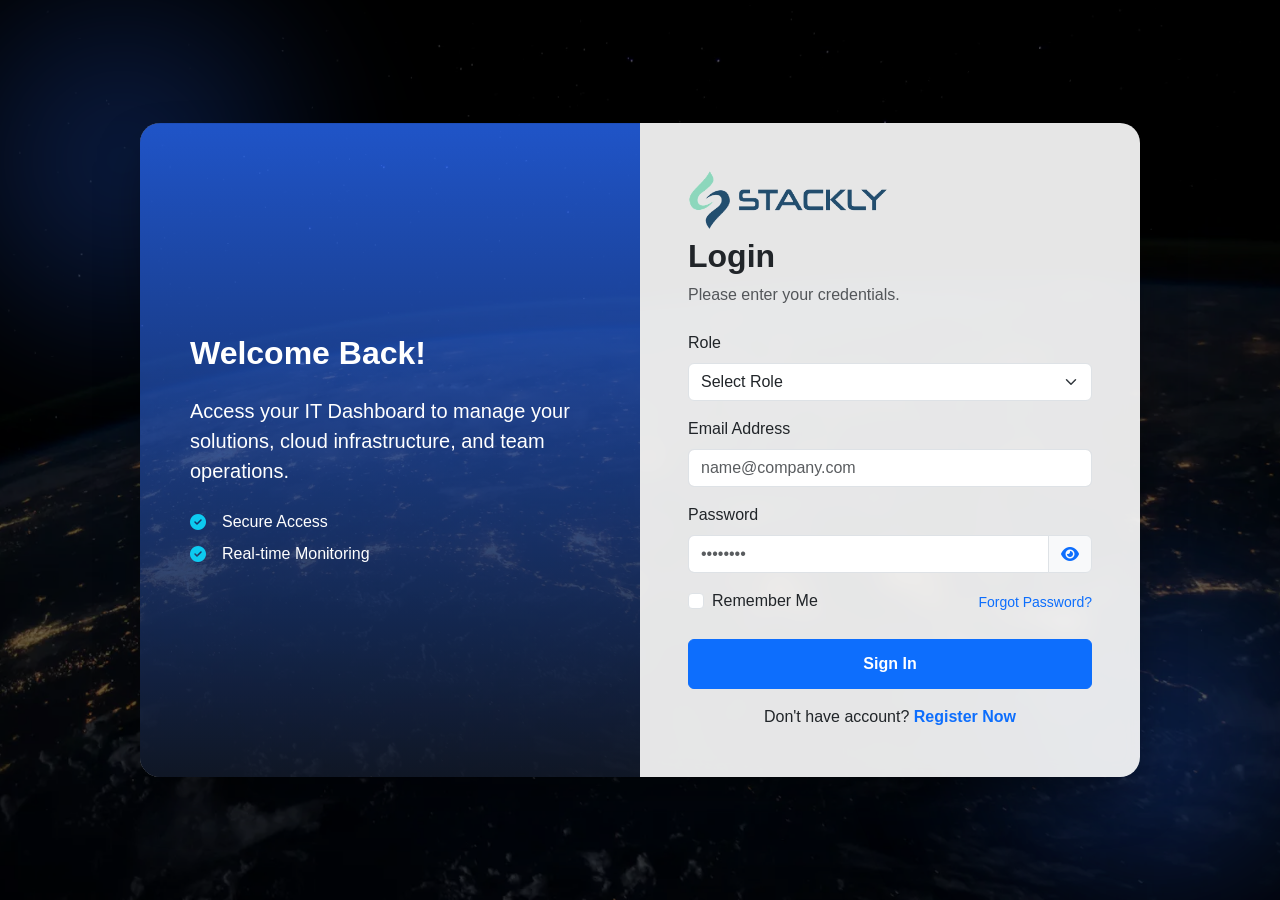
<file: index.html>
<!DOCTYPE html>
<html lang="en">
<head>
    <meta charset="UTF-8">
    <meta name="viewport" content="width=device-width, initial-scale=1.0">
    <title>Login</title>

    <link href="https://cdn.jsdelivr.net/npm/bootstrap@5.3.3/dist/css/bootstrap.min.css" rel="stylesheet">
    <link href="https://unpkg.com/aos@2.3.4/dist/aos.css" rel="stylesheet">
    <link rel="stylesheet" href="https://cdnjs.cloudflare.com/ajax/libs/font-awesome/6.5.1/css/all.min.css">
    <link rel="stylesheet" href="css/style.css">
</head>
<body>

<div class="auth-wrapper py-5 px-3">
    <!-- Background Animations -->
    <div class="auth-bg-animated"></div>
    <div class="bg-glow glow-1"></div>
    <div class="bg-glow glow-2"></div>

    <div class="auth-card border-0" data-aos="zoom-in" data-aos-duration="1000">
        <div class="row g-0">
            
            <!-- Left Side: Image & Content -->
            <div class="col-lg-6 d-none d-lg-flex auth-image-side">
                <div data-aos="fade-right" data-aos-delay="300">
                      <!-- <div  class=" mb-4">
                        <img src="assets/img/logo.webp" class="img-fluid" width="200" height="200" alt="Logo">
                    </div> -->

                    <h2 class="fw-bold mb-4">Welcome Back!</h2>
                    <p class="lead mb-4">Access your IT Dashboard to manage your solutions, cloud infrastructure, and team operations.</p>
                    <div class="d-flex align-items-center gap-3">
                        <i class="fa-solid fa-circle-check text-info"></i>
                        <span>Secure Access</span>
                    </div>
                    <div class="d-flex align-items-center gap-3 mt-2">
                        <i class="fa-solid fa-circle-check text-info"></i>
                        <span>Real-time Monitoring</span>
                    </div>
                </div>
            </div>

            <!-- Right Side: Form -->
            <div class="col-lg-6 p-lg-5 p-3">
                <!-- <a href="index.html" class="text-decoration-none small mb-3 d-inline-block text-muted">
                    <i class="fa-solid fa-arrow-left me-1"></i> Back to Home
                </a> -->

                <!-- Logo -->
               
                    <div  class=" mb-2">
                        <img src="assets/img/logo.webp" class="img-fluid" width="200" height="200" alt="Logo">
                    </div>
                  

                <h2 class="fw-bold mb-2">Login</h2>
                <p class="text-muted mb-4">Please enter your credentials.</p>

                <form id="loginForm">
                    <div class="mb-3">
                        <label class="form-label">Role</label>
                        <select id="loginRole" class="form-select" required>
                            <option value="">Select Role</option>
                            <option>Admin</option>
                            <option>Developer</option>
                            <option>Manager</option>
                        </select>
                    </div>

                    <div class="mb-3">
                        <label class="form-label">Email Address</label>
                        <input type="email" id="loginEmail" class="form-control" placeholder="name@company.com" required>
                    </div>

                    <div class="mb-3">
                        <label class="form-label">Password</label>
                        <div class="input-group">
                            <input type="password" id="loginPassword" class="form-control" placeholder="••••••••" required>
                            <span class="input-group-text toggle-password" id="togglePassword" style="cursor: pointer;">
                                <i class="fa-solid fa-eye text-primary"></i>
                            </span>
                        </div>
                    </div>

                    <div class="d-flex justify-content-between align-items-center mb-4">
                        <div class="form-check">
                            <input class="form-check-input" type="checkbox" id="rememberMe">
                            <label class="form-check-label" for="rememberMe">Remember Me</label>
                        </div>
                        <a href="404.html" class="text-primary text-decoration-none small">Forgot Password?</a>
                    </div>

                    <button class="btn btn-primary w-100 auth-btn mb-3">
                        Sign In
                    </button>
                </form>

                <p class="text-center mb-0">
                    Don't have account?
                    <a href="register.html" class="fw-bold text-decoration-none">Register Now</a>
                </p>
            </div>

        </div>
    </div>
</div>

<script src="https://unpkg.com/aos@2.3.4/dist/aos.js"></script>
<script>
    AOS.init();
</script>

<script src="js/auth.js"></script>

</body>
</html>
</file>
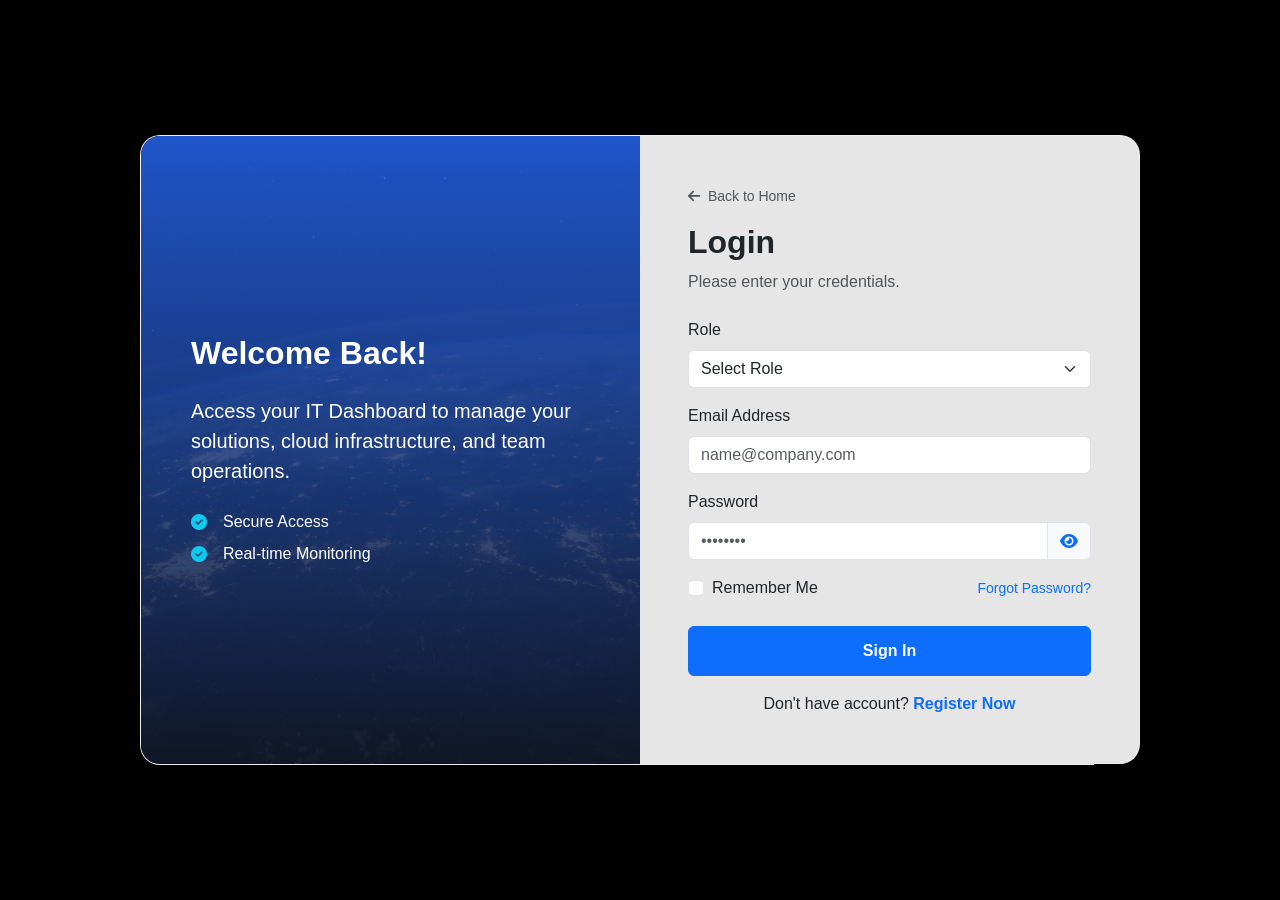
<file: login.html>
<!DOCTYPE html>
<html lang="en">
<head>
    <meta charset="UTF-8">
    <meta name="viewport" content="width=device-width, initial-scale=1.0">
    <title>Login</title>

    <link href="https://cdn.jsdelivr.net/npm/bootstrap@5.3.3/dist/css/bootstrap.min.css" rel="stylesheet">
    <link href="https://unpkg.com/aos@2.3.4/dist/aos.css" rel="stylesheet">
    <link rel="stylesheet" href="https://cdnjs.cloudflare.com/ajax/libs/font-awesome/6.5.1/css/all.min.css">
    <link rel="stylesheet" href="css/style.css">
</head>
<body>

<div class="auth-wrapper py-5 px-3">
    <div class="auth-card" data-aos="zoom-in" data-aos-duration="1000">
        <div class="row g-0">
            
            <!-- Left Side: Image & Content -->
            <div class="col-lg-6 d-none d-lg-flex auth-image-side">
                <div data-aos="fade-right" data-aos-delay="300">
                    <h2 class="fw-bold mb-4">Welcome Back!</h2>
                    <p class="lead mb-4">Access your IT Dashboard to manage your solutions, cloud infrastructure, and team operations.</p>
                    <div class="d-flex align-items-center gap-3">
                        <i class="fa-solid fa-circle-check text-info"></i>
                        <span>Secure Access</span>
                    </div>
                    <div class="d-flex align-items-center gap-3 mt-2">
                        <i class="fa-solid fa-circle-check text-info"></i>
                        <span>Real-time Monitoring</span>
                    </div>
                </div>
            </div>

            <!-- Right Side: Form -->
            <div class="col-lg-6 p-lg-5 p-3">
                <a href="index.html" class="text-decoration-none small mb-3 d-inline-block text-muted">
                    <i class="fa-solid fa-arrow-left me-1"></i> Back to Home
                </a>

                <h2 class="fw-bold mb-2">Login</h2>
                <p class="text-muted mb-4">Please enter your credentials.</p>

                <form id="loginForm">
                    <div class="mb-3">
                        <label class="form-label">Role</label>
                        <select id="loginRole" class="form-select" required>
                            <option value="">Select Role</option>
                            <option>Admin</option>
                            <option>Developer</option>
                            <option>Manager</option>
                        </select>
                    </div>

                    <div class="mb-3">
                        <label class="form-label">Email Address</label>
                        <input type="email" id="loginEmail" class="form-control" placeholder="name@company.com" required>
                    </div>

                    <div class="mb-3">
                        <label class="form-label">Password</label>
                        <div class="input-group">
                            <input type="password" id="loginPassword" class="form-control" placeholder="••••••••" required>
                            <span class="input-group-text toggle-password" style="cursor: pointer;">
                                <i class="fa-solid fa-eye text-primary"></i>
                            </span>
                        </div>
                    </div>

                    <div class="d-flex justify-content-between align-items-center mb-4">
                        <div class="form-check">
                            <input class="form-check-input" type="checkbox" id="rememberMe">
                            <label class="form-check-label" for="rememberMe">Remember Me</label>
                        </div>
                        <a href="#" class="text-primary text-decoration-none small">Forgot Password?</a>
                    </div>

                    <button class="btn btn-primary w-100 auth-btn mb-3">
                        Sign In
                    </button>
                </form>

                <p class="text-center mb-0">
                    Don't have account?
                    <a href="register.html" class="fw-bold text-decoration-none">Register Now</a>
                </p>
            </div>

        </div>
    </div>
</div>

<script src="https://unpkg.com/aos@2.3.4/dist/aos.js"></script>
<script>
    AOS.init();
</script>

<script src="js/auth.js"></script>

</body>
</html>
</file>
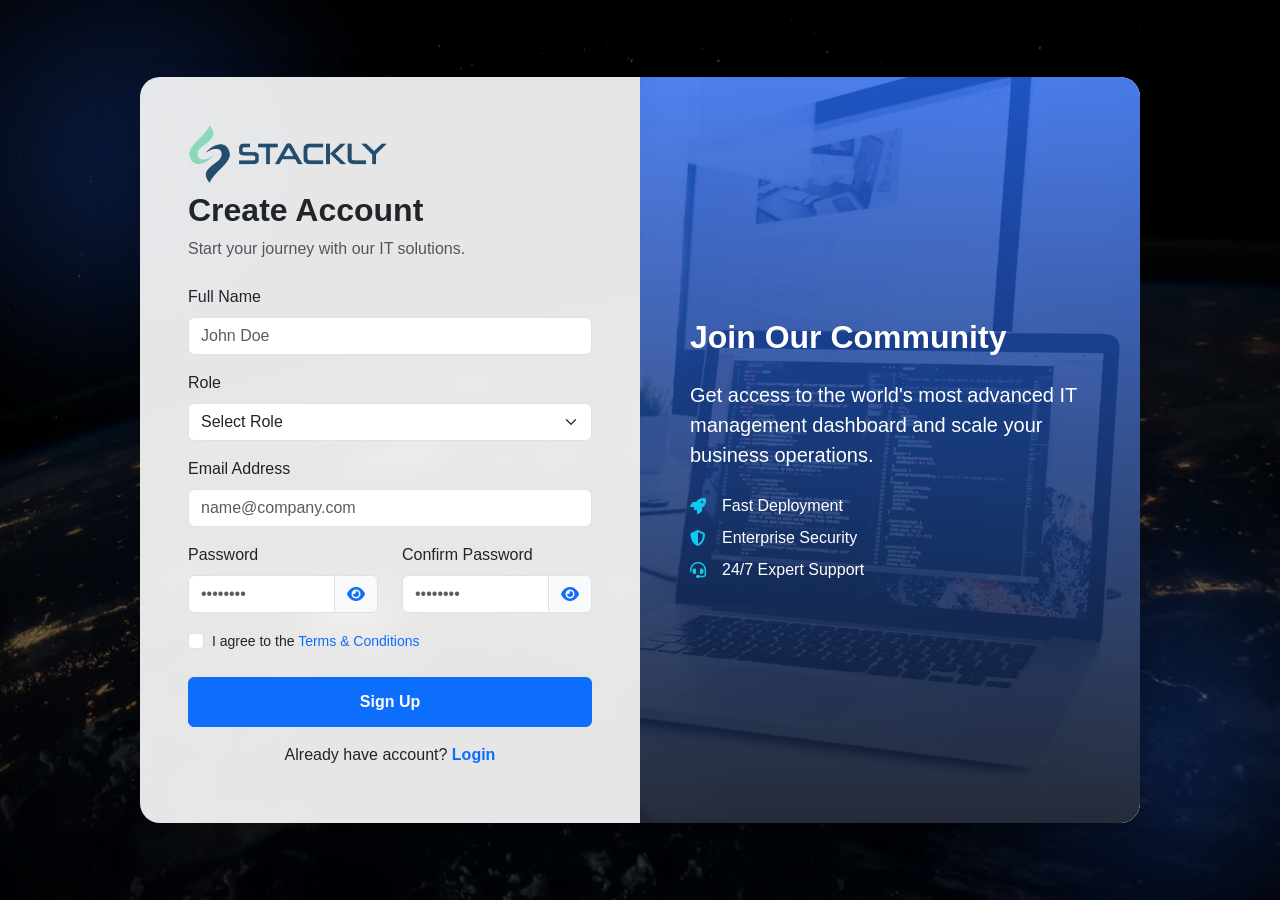
<file: register.html>
<!DOCTYPE html>
<html lang="en">
<head>
    <meta charset="UTF-8">
    <meta name="viewport" content="width=device-width, initial-scale=1.0">
    <title>Register</title>

    <link href="https://cdn.jsdelivr.net/npm/bootstrap@5.3.3/dist/css/bootstrap.min.css" rel="stylesheet">
    <link href="https://unpkg.com/aos@2.3.4/dist/aos.css" rel="stylesheet">
    <link rel="stylesheet" href="https://cdnjs.cloudflare.com/ajax/libs/font-awesome/6.5.1/css/all.min.css">
    <link rel="stylesheet" href="css/style.css">
</head>
<body>

<div class="auth-wrapper py-5 px-3">
     <div class="auth-bg-animated"></div>
    <div class="bg-glow glow-1"></div>
    <div class="bg-glow glow-2"></div>
    <div class="auth-card border-0" data-aos="zoom-in" data-aos-duration="1000">
        <div class="row g-0">
            
            <!-- Left Side: Form -->
            <div class="col-lg-6 p-lg-5 p-3">
                <!-- <a href="index.html" class="text-decoration-none small mb-3 d-inline-block text-muted">
                    <i class="fa-solid fa-arrow-left me-1"></i> Back to Home
                </a> -->

                <!-- Logo -->
               <div  class=" mb-2">
                        <img src="assets/img/logo.webp" class="img-fluid" width="200" height="200" alt="Logo">
                    </div>

                <h2 class="fw-bold mb-2">Create Account</h2>
                <p class="text-muted mb-4">Start your journey with our IT solutions.</p>

                <form id="registerForm">
                    <div class="mb-3">
                        <label class="form-label">Full Name</label>
                        <input type="text" id="name" class="form-control" placeholder="John Doe" required>
                    </div>

                    <div class="mb-3">
                        <label class="form-label">Role</label>
                        <select id="role" class="form-select" required>
                            <option value="">Select Role</option>
                            <option>Admin</option>
                            <option>Developer</option>
                            <option>Manager</option>
                        </select>
                    </div>

                    <div class="mb-3">
                        <label class="form-label">Email Address</label>
                        <input type="email" id="email" class="form-control" placeholder="name@company.com" required>
                    </div>

                    <div class="row">
                        <div class="col-md-6 mb-3">
                            <label class="form-label">Password</label>
                            <div class="input-group">
                                <input type="password" id="password" class="form-control" placeholder="••••••••" required>
                                <span class="input-group-text toggle-password" style="cursor: pointer;">
                                    <i class="fa-solid fa-eye text-primary"></i>
                                </span>
                            </div>
                        </div>
                        <div class="col-md-6 mb-3">
                            <label class="form-label">Confirm Password</label>
                            <div class="input-group">
                                <input type="password" id="confirmPassword" class="form-control" placeholder="••••••••" required>
                                <span class="input-group-text toggle-password" style="cursor: pointer;">
                                    <i class="fa-solid fa-eye text-primary"></i>
                                </span>
                            </div>
                        </div>
                    </div>

                    <div class="form-check mb-4">
                        <input class="form-check-input" type="checkbox" id="terms" required>
                        <label class="form-check-label small" for="terms">
                            I agree to the <a href="404.html" class="text-decoration-none">Terms & Conditions</a>
                        </label>
                    </div>

                    <button class="btn btn-primary w-100 auth-btn mb-3">
                        Sign Up
                    </button>
                </form>

                <p class="text-center mb-2">
                    Already have account?
                    <a href="index.html" class="fw-bold text-decoration-none">Login</a>
                </p>

                 <!-- <a href="index.html" class="text-decoration-none small mb-3 d-inline-block text-muted">
                    <i class="fa-solid fa-arrow-left me-1"></i> Back to Home
                </a> -->

            </div>

            <!-- Right Side: Image & Content -->
            <div class="col-lg-6 d-none d-lg-flex auth-image-side" style="background-image: linear-gradient(rgba(37, 99, 235, 0.8), rgba(17, 24, 39, 0.9)), url('assets/img/banner3.webp');">
                <div data-aos="fade-left" data-aos-delay="300">
                    <h2 class="fw-bold mb-4">Join Our Community</h2>
                    <p class="lead mb-4">Get access to the world's most advanced IT management dashboard and scale your business operations.</p>
                    <div class="d-flex align-items-center gap-3">
                        <i class="fa-solid fa-rocket text-info"></i>
                        <span>Fast Deployment</span>
                    </div>
                    <div class="d-flex align-items-center gap-3 mt-2">
                        <i class="fa-solid fa-shield-halved text-info"></i>
                        <span>Enterprise Security</span>
                    </div>
                    <div class="d-flex align-items-center gap-3 mt-2">
                        <i class="fa-solid fa-headset text-info"></i>
                        <span>24/7 Expert Support</span>
                    </div>
                </div>
            </div>

        </div>
    </div>
</div>

<script src="https://unpkg.com/aos@2.3.4/dist/aos.js"></script>
<script>
    AOS.init();
</script>
<script src="js/auth.js"></script>

</body>
</html>
</file>
<file: css/style.css>
*{
    margin:0;
    padding:0;
    box-sizing:border-box;
}

body{
    font-family:Arial, sans-serif;
}

/* PRELOADER */
#preloader {
    position: fixed;
    top: 0;
    left: 0;
    width: 100%;
    height: 100%;
    background: #0F172A;
    display: flex;
    flex-direction: column;
    justify-content: center;
    align-items: center;
    z-index: 99999;
    transition: 0.5s opacity ease;
}

.loader {
    width: 60px;
    height: 60px;
    border: 4px solid rgba(37, 99, 235, 0.1);
    border-left-color: #2563EB;
    border-radius: 50%;
    animation: spin 1s linear infinite;
}

.loader-text {
    color: #fff;
    margin-top: 15px;
    font-size: 14px;
    letter-spacing: 2px;
    text-transform: uppercase;
    font-weight: 500;
}

@keyframes spin {
    to { transform: rotate(360deg); }
}

/* TOP HEADER */

.top-header{
    /* background:#263556;
    color:white;
    padding:10px 0;
    font-size:14px; */

    background:#0F172A;
    color:white;
    padding:10px 0;
    font-size:14px;
    border-bottom:1px solid rgba(255,255,255,0.08);
}

.top-info{
    display:flex;
    gap:25px;
    flex-wrap:wrap;
}

.social-icons a{
    color:white;
    margin-left:15px;
    transition:0.3s;
}

.social-icons a:hover{
    color:#0d6efd;
}

/* NAVBAR */
/* NAVBAR */

.custom-navbar{
    background:#111827;
    padding:18px 0;
    transition:0.3s;
}

/* NAV LINKS */

.nav-link{
    color:#fff !important;
    margin:0 10px;
    font-weight:500;
    position:relative;
    transition:0.3s;
}

.nav-link:hover{
    color:#2563EB !important;
}

/* HERO */

/* ================= HERO SLIDER ================= */

.hero-slider{
    position:relative;
}

.slider-bg{
    min-height:100vh;
    background-size:cover;
    background-position:center;
    position:relative;
}

.slider-1{
    background-image:url('/assets/img/banner1.webp');
}

.slider-2{
    background-image:url('/assets/img/banner2.webp');
}

.slider-3{
    background-image:url('/assets/img/banner3.webp');
}

.overlay{
    background:rgba(0,0,0,0.65);
    width:100%;
    min-height:100vh;
    display:flex;
    align-items:center;
}

.hero-content{
    color:white;
}

.hero-subtitle{
    color:#2563EB;
    font-size:18px;
    font-weight:600;
}

.hero-title{
    font-size:65px;
    font-weight:700;
    margin-top:20px;
    line-height:1.2;
}

.hero-text{
    margin-top:20px;
    font-size:18px;
    line-height:1.8;
    color:#ddd;
}

/* Carousel Controls */

.carousel-control-prev,
.carousel-control-next{
    width:5%;
}

.carousel-indicators button{
    width:12px !important;
    height:12px !important;
    border-radius:50%;
}

/* Animation */

.carousel-item{
    transition:transform 1s ease-in-out,
    opacity 1s ease-in-out;
}

/* ABOUT */

.about-section{
    background:#fff;
}

.section-subtitle{
    color:#0d6efd;
    font-weight:600;
}

.section-title{
    font-size:45px;
    font-weight:700;
    margin:20px 0;
}

.section-text{
    color:#666;
    line-height:1.8;
}

.about-card{
    background:#fff;
    padding:25px;
    border-radius:15px;
    box-shadow:0 5px 20px rgba(0,0,0,0.08);
    transition:0.4s;
    height:100%;
}

.about-card:hover{
    transform:translateY(-10px);
}

.about-card i{
    font-size:35px;
    color:#0d6efd;
    margin-bottom:15px;
}

/* SERVICES */

.services-section{
    background:#f8fafc;
}

.service-card{
    background:white;
    padding:40px 30px;
    border-radius:20px;
    text-align:center;
    transition:0.4s;
    height:100%;
    box-shadow:0 5px 20px rgba(0,0,0,0.08);
}

.service-card:hover{
    transform:translateY(-10px);
}

.service-card i{
    font-size:45px;
    color:#0d6efd;
    margin-bottom:20px;
}

/* FOOTER */

.footer{
    background:#111827;
    color:white;
    padding:40px 0;
}

/* AUTH PAGES (Login/Register) */

.auth-wrapper {
    min-height: 100vh;
    display: flex;
    align-items: center;
    justify-content: center;
    background: #000;
    position: relative;
    overflow: hidden;
    z-index: 1;
}

/* Animated Background Image */
.auth-bg-animated {
    position: absolute;
    top: 0;
    left: 0;
    width: 100%;
    height: 100%;
    background: url('../assets/img/banner2.webp');
    background-size: cover;
    background-position: center;
    opacity: 0.4;
    z-index: -2;
    animation: kenburns 40s infinite alternate linear;
}

/* Floating Glow Effects */
.bg-glow {
    position: absolute;
    width: 500px;
    height: 500px;
    background: radial-gradient(circle, rgba(37, 99, 235, 0.3) 0%, rgba(37, 99, 235, 0) 70%);
    border-radius: 50%;
    z-index: -1;
    filter: blur(50px);
    animation: floatGlow 15s infinite alternate ease-in-out;
}

.glow-1 { top: -10%; left: -10%; }
.glow-2 { bottom: -10%; right: -10%; animation-delay: -7s; }

@keyframes kenburns {
    from { transform: scale(1) translate(0,0); }
    to { transform: scale(1.3) translate(-2%, -2%); }
}

@keyframes floatGlow {
    0% { transform: translate(0, 0) rotate(0deg); }
    100% { transform: translate(100px, 50px) rotate(30deg); }
}

.auth-card {
    background: rgba(255, 255, 255, 0.9);
    backdrop-filter: blur(10px);
    -webkit-backdrop-filter: blur(10px);
    border-radius: 20px;
    overflow: hidden;
    box-shadow: 0 25px 50px -12px rgba(0, 0, 0, 0.5);
    width: 100%;
    max-width: 1000px;
    border: 1px solid rgba(255, 255, 255, 0.3);
    z-index: 2;
}

.auth-image-side {
    background: linear-gradient(rgba(37, 99, 235, 0.85), rgba(17, 24, 39, 0.9)), 
                url('/assets/img/banner2.webp');
    background-size: cover;
    background-position: center;
    display: flex;
    flex-direction: column;
    justify-content: center;
    padding: 50px;
    color: white;
}

/* Auth Brand Logo Styling */
.auth-brand {
    display: flex;
    align-items: center;
    gap: 12px;
    margin-bottom: 25px;
    text-decoration: none;
}

.auth-brand-icon {
    /* width: 42px;
    height: 42px; */
    /* background: rgba(37, 99, 235, 0.1); */
    color: #2563EB;
    border-radius: 10px;
    display: flex;
    align-items: center;
    justify-content: center;
    font-size: 1.4rem;
    overflow: hidden;
}

/* .auth-brand-icon img {
    width: 100%;
    height: 100%;
    object-fit: cover;
} */

.auth-brand-text {
    font-size: 1.3rem;
    font-weight: 700;
    color: #0F172A;
    letter-spacing: -0.5px;
    margin: 0;
}

.auth-btn {
    padding: 12px;
    font-weight: 600;
    transition: 0.3s;
}

/* DASHBOARD STYLES */

.dashboard-wrapper {
    background: #f8fafc;
    min-height: 100vh;
}

/* DASHBOARD NAVBAR */

.dashboard-navbar {
    background: #111827 !important;
    border-bottom: 1px solid rgba(255,255,255,0.05);
}

@media(max-width: 576px) {
    .dashboard-navbar {
        padding-left: 10px !important;
        padding-right: 10px !important;
    }
    .dashboard-navbar .navbar-brand {
        font-size: 1.1rem;
    }
}

.sidebar {
    background: #111827;
    height: calc(100vh - 70px);
    color: white;
    border-right: 1px solid rgba(255,255,255,0.05);
    position: sticky;
    top: 70px;
    overflow-y: auto;
}

.sidebar-link {
    color: rgba(255,255,255,0.7) !important;
    padding: 12px 20px !important;
    border-radius: 8px;
    margin-bottom: 5px;
    display: flex;
    align-items: center;
    gap: 12px;
    transition: 0.3s;
}

.sidebar-link:hover, .sidebar-link.active {
    background: rgba(37, 99, 235, 0.15);
    color: #3b82f6 !important;
}

.stat-card {
    border: none;
    border-radius: 15px;
    transition: 0.3s;
}

.stat-card i {
    font-size: 2.5rem;
    opacity: 0.3;
}

/* Utility for Soft Badges */
.bg-soft-primary {
    background-color: rgba(37, 99, 235, 0.1) !important;
}

.bg-soft-success {
    background-color: rgba(16, 185, 129, 0.1) !important;
}

/* RESPONSIVE */

@media(max-width:991px){

    .hero-title{
        font-size:45px;
    }

    .section-title{
        font-size:35px;
    }

}

@media(max-width:768px){

    .hero-title{
        font-size:35px;
    }

    .hero-text{
        font-size:16px;
    }

    .section-title{
        font-size:28px;
    }

    .navbar-nav{
        margin:20px 0;
    }
    .overlay{
        text-align:center;
    }

}

@media(max-width:576px){

    .hero-title{
        font-size:28px;
    }

    .hero-section{
        text-align:center;
    }

}
</file>
